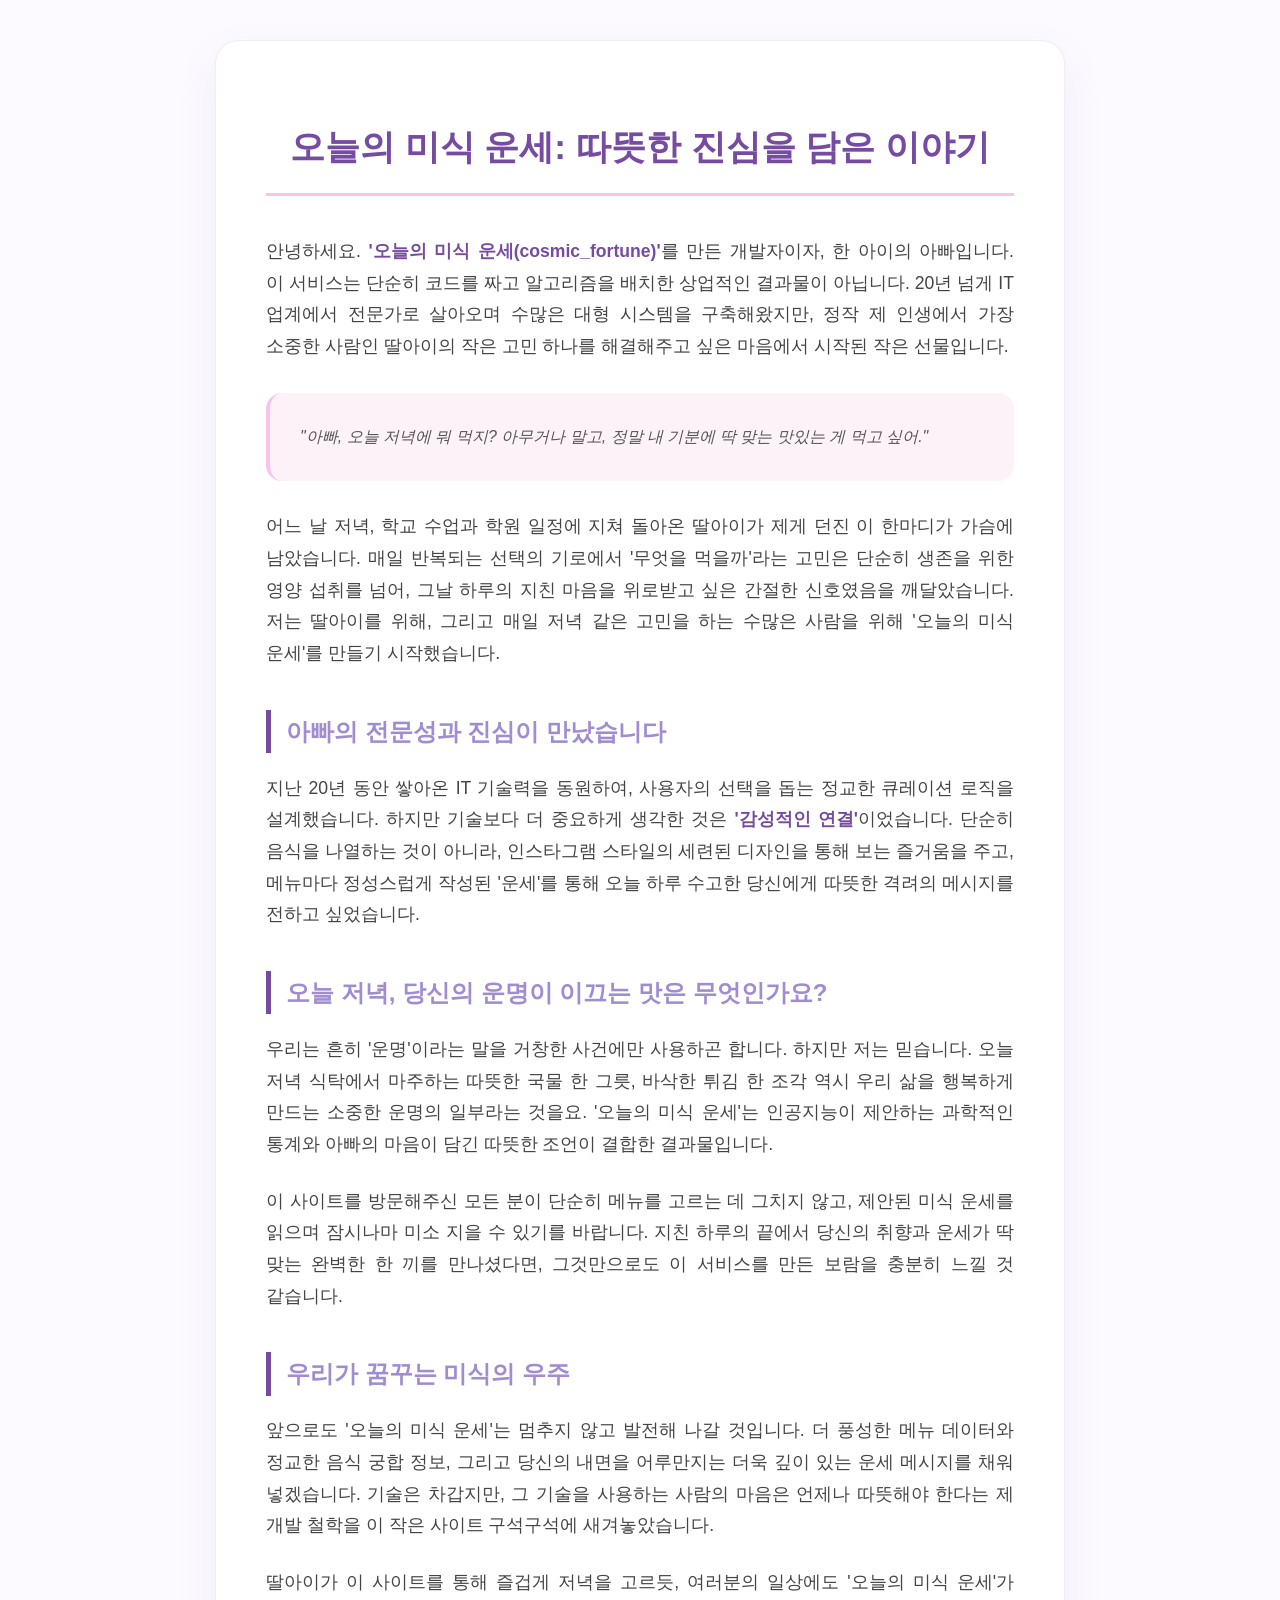
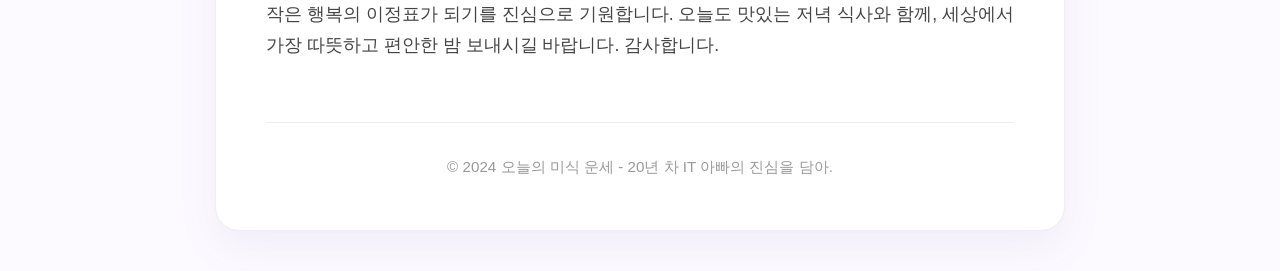
<file: about.html>
<!DOCTYPE html>
<html lang="ko">
<head>
    <!-- Google tag (gtag.js) -->
    <script async src="https://www.googletagmanager.com/gtag/js?id=G-0DTR26JE6T"></script>
    <script>
      window.dataLayer = window.dataLayer || [];
      function gtag(){dataLayer.push(arguments);}
      gtag('js', new Date());

      gtag('config', 'G-0DTR26JE6T');
    </script>
    <meta charset="UTF-8">
    <meta name="viewport" content="width=device-width, initial-scale=1.0">
    <title>서비스 소개 - 오늘의 미식 운세</title>
    <style>
        body { font-family: 'Apple SD Gothic Neo', 'Malgun Gothic', sans-serif; line-height: 1.8; padding: 40px 20px; max-width: 850px; margin: auto; color: #444; background-color: #fcfaff; }
        .content-card { background: white; padding: 50px; border-radius: 24px; box-shadow: 0 15px 40px rgba(118, 75, 162, 0.08); border: 1px solid rgba(118, 75, 162, 0.1); }
        h1 { color: #764ba2; font-size: 2.2rem; border-bottom: 3px solid #fbc2eb; padding-bottom: 15px; margin-bottom: 40px; text-align: center; }
        h2 { color: #a18cd1; margin-top: 40px; font-size: 1.5rem; border-left: 5px solid #764ba2; padding-left: 15px; }
        p { margin-bottom: 25px; font-size: 1.1rem; text-align: justify; word-break: keep-all; }
        .story-highlight { background: #fdf2f8; padding: 30px; border-radius: 16px; font-style: italic; color: #555; border-left: 4px solid #fbc2eb; margin: 30px 0; }
        .footer { margin-top: 60px; font-size: 0.95rem; color: #999; text-align: center; border-top: 1px solid #eee; padding-top: 30px; }
        strong { color: #764ba2; }
    </style>
</head>
<body>
    <div class="content-card">
        <h1>오늘의 미식 운세: 따뜻한 진심을 담은 이야기</h1>
        
        <p>안녕하세요. <strong>'오늘의 미식 운세(cosmic_fortune)'</strong>를 만든 개발자이자, 한 아이의 아빠입니다. 이 서비스는 단순히 코드를 짜고 알고리즘을 배치한 상업적인 결과물이 아닙니다. 20년 넘게 IT 업계에서 전문가로 살아오며 수많은 대형 시스템을 구축해왔지만, 정작 제 인생에서 가장 소중한 사람인 딸아이의 작은 고민 하나를 해결해주고 싶은 마음에서 시작된 작은 선물입니다.</p>

        <div class="story-highlight">
            "아빠, 오늘 저녁에 뭐 먹지? 아무거나 말고, 정말 내 기분에 딱 맞는 맛있는 게 먹고 싶어."
        </div>

        <p>어느 날 저녁, 학교 수업과 학원 일정에 지쳐 돌아온 딸아이가 제게 던진 이 한마디가 가슴에 남았습니다. 매일 반복되는 선택의 기로에서 '무엇을 먹을까'라는 고민은 단순히 생존을 위한 영양 섭취를 넘어, 그날 하루의 지친 마음을 위로받고 싶은 간절한 신호였음을 깨달았습니다. 저는 딸아이를 위해, 그리고 매일 저녁 같은 고민을 하는 수많은 사람을 위해 '오늘의 미식 운세'를 만들기 시작했습니다.</p>

        <h2>아빠의 전문성과 진심이 만났습니다</h2>
        <p>지난 20년 동안 쌓아온 IT 기술력을 동원하여, 사용자의 선택을 돕는 정교한 큐레이션 로직을 설계했습니다. 하지만 기술보다 더 중요하게 생각한 것은 <strong>'감성적인 연결'</strong>이었습니다. 단순히 음식을 나열하는 것이 아니라, 인스타그램 스타일의 세련된 디자인을 통해 보는 즐거움을 주고, 메뉴마다 정성스럽게 작성된 '운세'를 통해 오늘 하루 수고한 당신에게 따뜻한 격려의 메시지를 전하고 싶었습니다.</p>

        <h2>오늘 저녁, 당신의 운명이 이끄는 맛은 무엇인가요?</h2>
        <p>우리는 흔히 '운명'이라는 말을 거창한 사건에만 사용하곤 합니다. 하지만 저는 믿습니다. 오늘 저녁 식탁에서 마주하는 따뜻한 국물 한 그릇, 바삭한 튀김 한 조각 역시 우리 삶을 행복하게 만드는 소중한 운명의 일부라는 것을요. '오늘의 미식 운세'는 인공지능이 제안하는 과학적인 통계와 아빠의 마음이 담긴 따뜻한 조언이 결합한 결과물입니다.</p>

        <p>이 사이트를 방문해주신 모든 분이 단순히 메뉴를 고르는 데 그치지 않고, 제안된 미식 운세를 읽으며 잠시나마 미소 지을 수 있기를 바랍니다. 지친 하루의 끝에서 당신의 취향과 운세가 딱 맞는 완벽한 한 끼를 만나셨다면, 그것만으로도 이 서비스를 만든 보람을 충분히 느낄 것 같습니다.</p>

        <h2>우리가 꿈꾸는 미식의 우주</h2>
        <p>앞으로도 '오늘의 미식 운세'는 멈추지 않고 발전해 나갈 것입니다. 더 풍성한 메뉴 데이터와 정교한 음식 궁합 정보, 그리고 당신의 내면을 어루만지는 더욱 깊이 있는 운세 메시지를 채워 넣겠습니다. 기술은 차갑지만, 그 기술을 사용하는 사람의 마음은 언제나 따뜻해야 한다는 제 개발 철학을 이 작은 사이트 구석구석에 새겨놓았습니다.</p>

        <p>딸아이가 이 사이트를 통해 즐겁게 저녁을 고르듯, 여러분의 일상에도 '오늘의 미식 운세'가 작은 행복의 이정표가 되기를 진심으로 기원합니다. 오늘도 맛있는 저녁 식사와 함께, 세상에서 가장 따뜻하고 편안한 밤 보내시길 바랍니다. 감사합니다.</p>

        <div class="footer">
            &copy; 2024 오늘의 미식 운세 - 20년 차 IT 아빠의 진심을 담아.
        </div>
    </div>
</body>
</html>
</file>
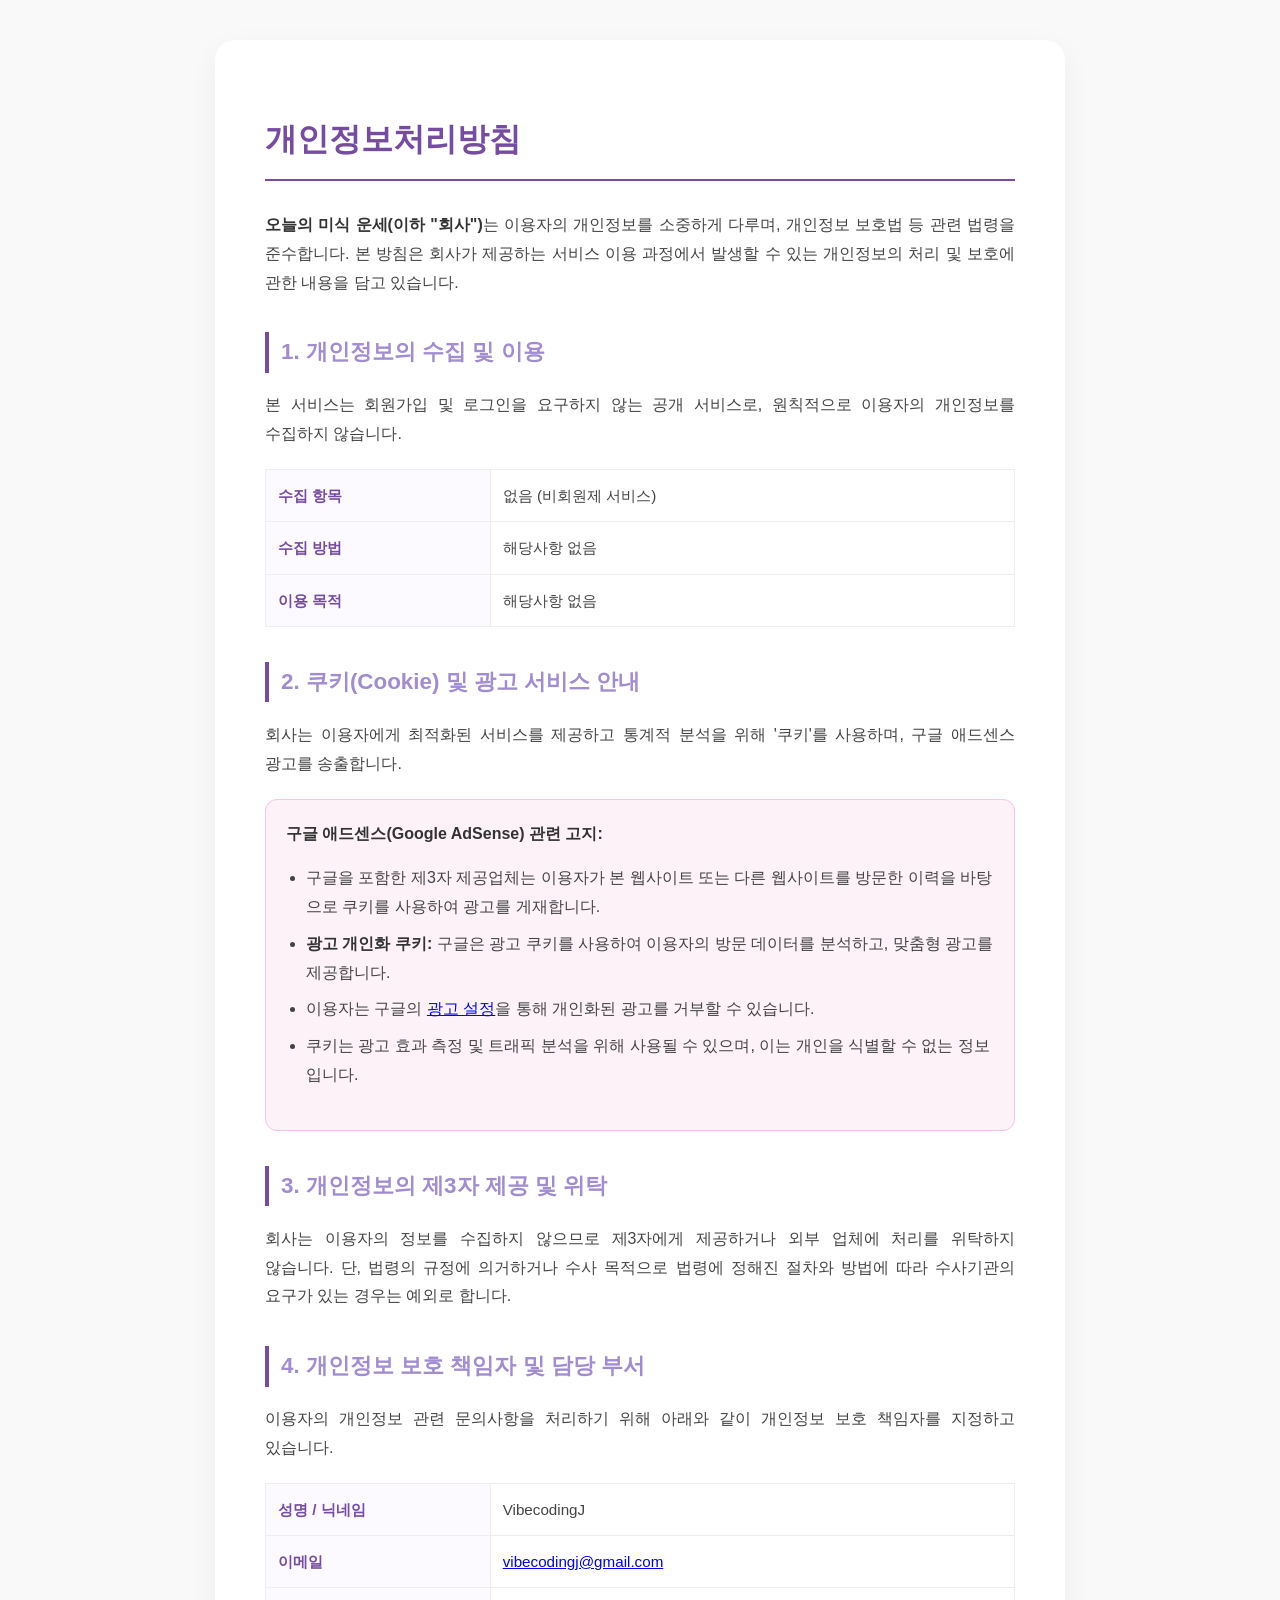
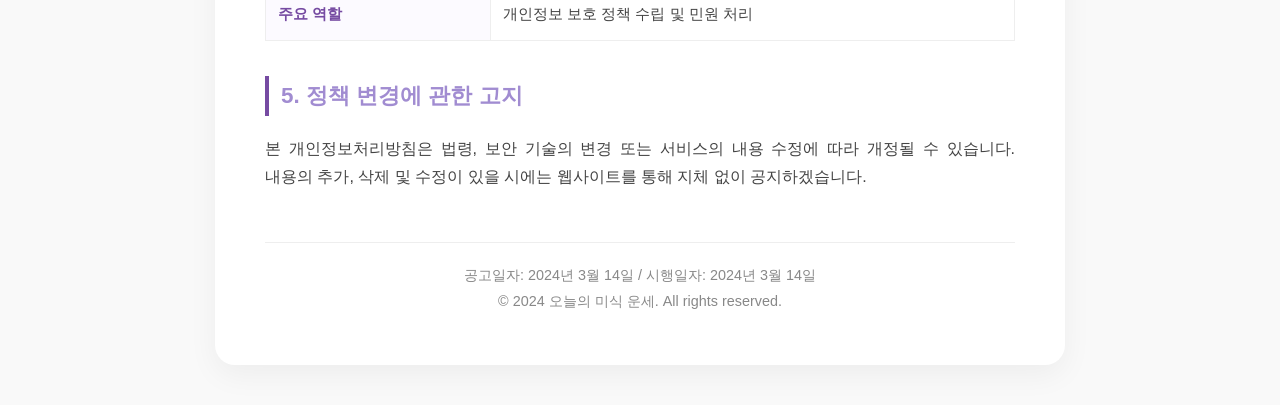
<file: privacy.html>
<!DOCTYPE html>
<html lang="ko">
<head>
    <!-- Google tag (gtag.js) -->
    <script async src="https://www.googletagmanager.com/gtag/js?id=G-0DTR26JE6T"></script>
    <script>
      window.dataLayer = window.dataLayer || [];
      function gtag(){dataLayer.push(arguments);}
      gtag('js', new Date());

      gtag('config', 'G-0DTR26JE6T');
    </script>
    <meta charset="UTF-8">
    <meta name="viewport" content="width=device-width, initial-scale=1.0">
    <title>개인정보처리방침 - 오늘의 미식 운세</title>
    <style>
        body { font-family: 'Apple SD Gothic Neo', 'Malgun Gothic', sans-serif; line-height: 1.8; padding: 40px 20px; max-width: 850px; margin: auto; color: #444; background-color: #f9f9f9; }
        .container { background: white; padding: 50px; border-radius: 20px; box-shadow: 0 10px 30px rgba(0,0,0,0.05); }
        h1 { color: #764ba2; border-bottom: 2px solid #764ba2; padding-bottom: 10px; margin-bottom: 30px; }
        h2 { color: #a18cd1; margin-top: 35px; font-size: 1.4rem; border-left: 4px solid #764ba2; padding-left: 12px; }
        p { margin-bottom: 20px; text-align: justify; word-break: keep-all; }
        ul { margin-bottom: 20px; padding-left: 20px; }
        li { margin-bottom: 8px; }
        table { width: 100%; border-collapse: collapse; margin: 20px 0; font-size: 0.95rem; }
        th, td { border: 1px solid #eee; padding: 12px; text-align: left; }
        th { background-color: #fcfaff; color: #764ba2; width: 30%; }
        .info-box { background-color: #fdf2f8; padding: 20px; border-radius: 12px; border: 1px solid #fbc2eb; margin: 20px 0; }
        .footer { margin-top: 50px; font-size: 0.9em; color: #888; text-align: center; border-top: 1px solid #eee; padding-top: 20px; }
        strong { color: #333; }
    </style>
</head>
<body>
    <div class="container">
        <h1>개인정보처리방침</h1>
        <p><strong>오늘의 미식 운세(이하 "회사")</strong>는 이용자의 개인정보를 소중하게 다루며, 개인정보 보호법 등 관련 법령을 준수합니다. 본 방침은 회사가 제공하는 서비스 이용 과정에서 발생할 수 있는 개인정보의 처리 및 보호에 관한 내용을 담고 있습니다.</p>

        <h2>1. 개인정보의 수집 및 이용</h2>
        <p>본 서비스는 회원가입 및 로그인을 요구하지 않는 공개 서비스로, 원칙적으로 이용자의 개인정보를 수집하지 않습니다.</p>
        <table>
            <tr>
                <th>수집 항목</th>
                <td>없음 (비회원제 서비스)</td>
            </tr>
            <tr>
                <th>수집 방법</th>
                <td>해당사항 없음</td>
            </tr>
            <tr>
                <th>이용 목적</th>
                <td>해당사항 없음</td>
            </tr>
        </table>

        <h2>2. 쿠키(Cookie) 및 광고 서비스 안내</h2>
        <p>회사는 이용자에게 최적화된 서비스를 제공하고 통계적 분석을 위해 '쿠키'를 사용하며, 구글 애드센스 광고를 송출합니다.</p>
        <div class="info-box">
            <strong>구글 애드센스(Google AdSense) 관련 고지:</strong>
            <ul>
                <li>구글을 포함한 제3자 제공업체는 이용자가 본 웹사이트 또는 다른 웹사이트를 방문한 이력을 바탕으로 쿠키를 사용하여 광고를 게재합니다.</li>
                <li><strong>광고 개인화 쿠키:</strong> 구글은 광고 쿠키를 사용하여 이용자의 방문 데이터를 분석하고, 맞춤형 광고를 제공합니다.</li>
                <li>이용자는 구글의 <a href="https://adssettings.google.com/" target="_blank">광고 설정</a>을 통해 개인화된 광고를 거부할 수 있습니다.</li>
                <li>쿠키는 광고 효과 측정 및 트래픽 분석을 위해 사용될 수 있으며, 이는 개인을 식별할 수 없는 정보입니다.</li>
            </ul>
        </div>

        <h2>3. 개인정보의 제3자 제공 및 위탁</h2>
        <p>회사는 이용자의 정보를 수집하지 않으므로 제3자에게 제공하거나 외부 업체에 처리를 위탁하지 않습니다. 단, 법령의 규정에 의거하거나 수사 목적으로 법령에 정해진 절차와 방법에 따라 수사기관의 요구가 있는 경우는 예외로 합니다.</p>

        <h2>4. 개인정보 보호 책임자 및 담당 부서</h2>
        <p>이용자의 개인정보 관련 문의사항을 처리하기 위해 아래와 같이 개인정보 보호 책임자를 지정하고 있습니다.</p>
        <table>
            <tr>
                <th>성명 / 닉네임</th>
                <td>VibecodingJ</td>
            </tr>
            <tr>
                <th>이메일</th>
                <td><a href="mailto:vibecodingj@gmail.com">vibecodingj@gmail.com</a></td>
            </tr>
            <tr>
                <th>주요 역할</th>
                <td>개인정보 보호 정책 수립 및 민원 처리</td>
            </tr>
        </table>

        <h2>5. 정책 변경에 관한 고지</h2>
        <p>본 개인정보처리방침은 법령, 보안 기술의 변경 또는 서비스의 내용 수정에 따라 개정될 수 있습니다. 내용의 추가, 삭제 및 수정이 있을 시에는 웹사이트를 통해 지체 없이 공지하겠습니다.</p>

        <div class="footer">
            공고일자: 2024년 3월 14일 / 시행일자: 2024년 3월 14일<br>
            &copy; 2024 오늘의 미식 운세. All rights reserved.
        </div>
    </div>
</body>
</html>
</file>
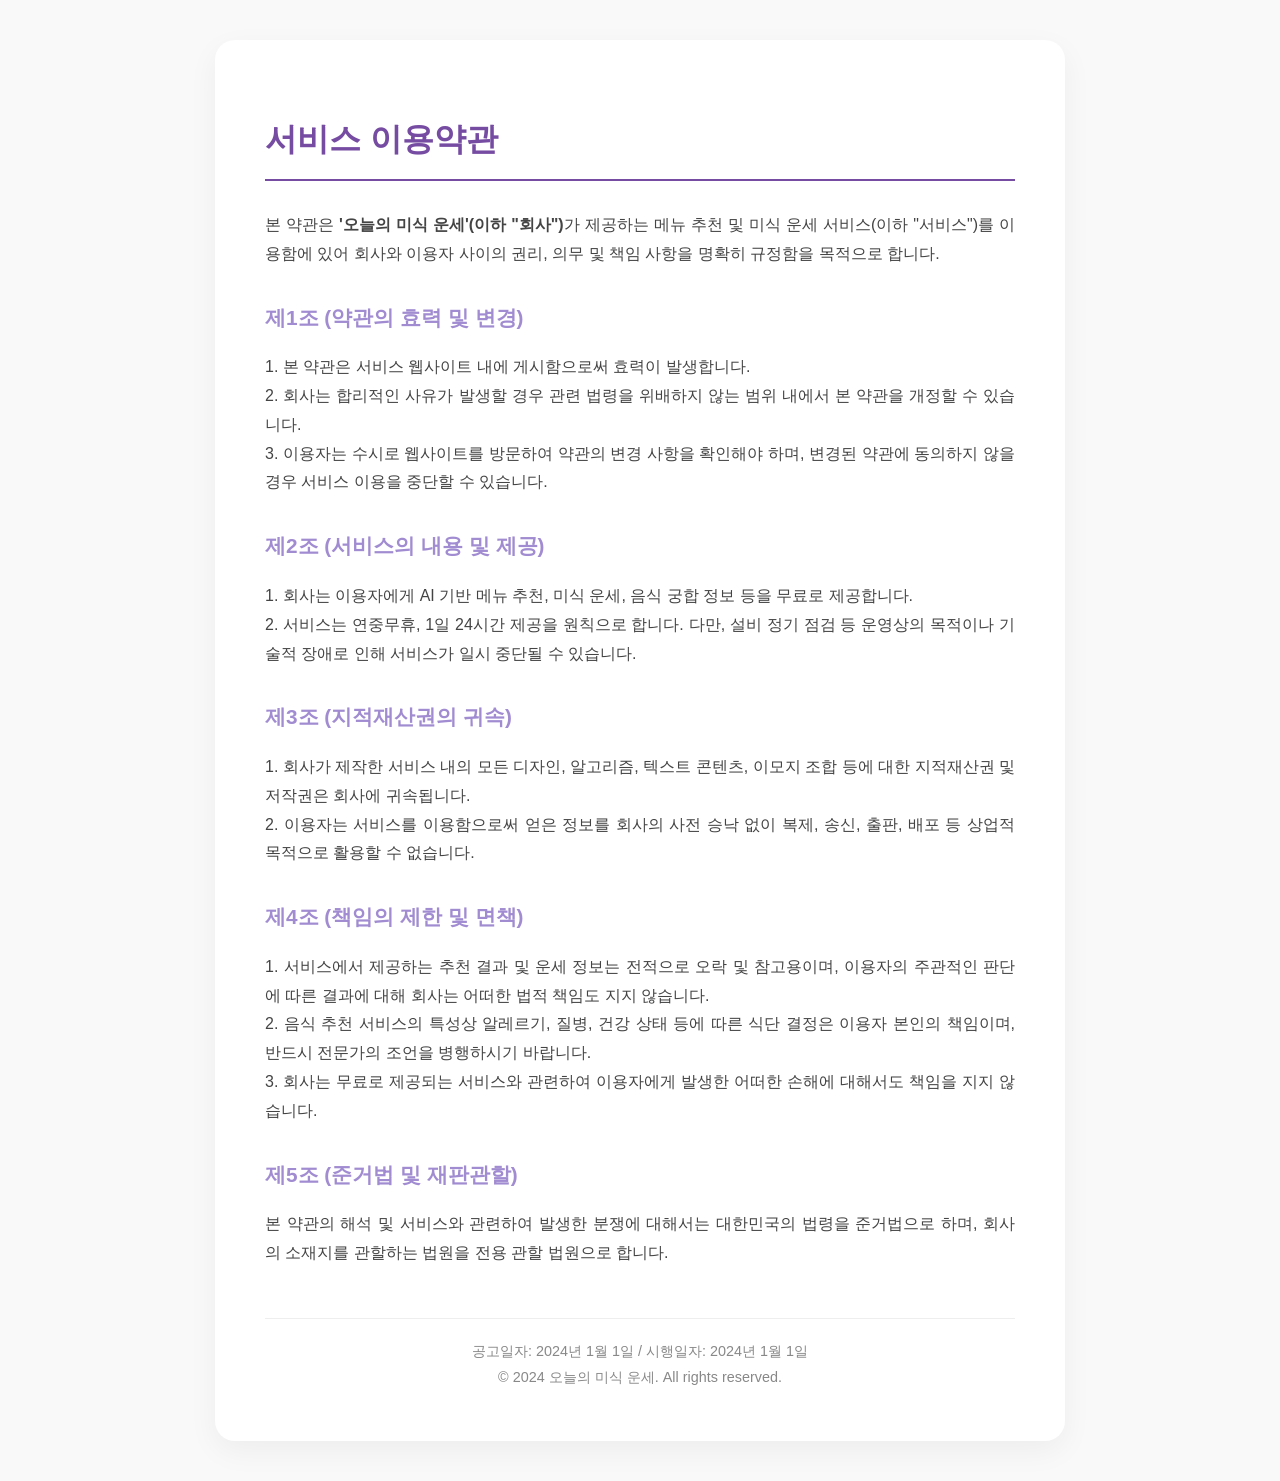
<file: terms.html>
<!DOCTYPE html>
<html lang="ko">
<head>
    <!-- Google tag (gtag.js) -->
    <script async src="https://www.googletagmanager.com/gtag/js?id=G-0DTR26JE6T"></script>
    <script>
      window.dataLayer = window.dataLayer || [];
      function gtag(){dataLayer.push(arguments);}
      gtag('js', new Date());

      gtag('config', 'G-0DTR26JE6T');
    </script>
    <meta charset="UTF-8">
    <meta name="viewport" content="width=device-width, initial-scale=1.0">
    <title>이용약관 - 오늘의 미식 운세</title>
    <style>
        body { font-family: 'Apple SD Gothic Neo', 'Malgun Gothic', sans-serif; line-height: 1.8; padding: 40px 20px; max-width: 850px; margin: auto; color: #444; background-color: #f9f9f9; }
        .container { background: white; padding: 50px; border-radius: 20px; box-shadow: 0 10px 30px rgba(0,0,0,0.05); }
        h1 { color: #764ba2; border-bottom: 2px solid #764ba2; padding-bottom: 10px; margin-bottom: 30px; }
        h2 { color: #a18cd1; margin-top: 30px; font-size: 1.3rem; }
        p { margin-bottom: 20px; text-align: justify; }
        ul { margin-bottom: 20px; padding-left: 20px; }
        li { margin-bottom: 10px; }
        .footer { margin-top: 50px; font-size: 0.9em; color: #888; text-align: center; border-top: 1px solid #eee; padding-top: 20px; }
    </style>
</head>
<body>
    <div class="container">
        <h1>서비스 이용약관</h1>
        <p>본 약관은 <strong>'오늘의 미식 운세'(이하 "회사")</strong>가 제공하는 메뉴 추천 및 미식 운세 서비스(이하 "서비스")를 이용함에 있어 회사와 이용자 사이의 권리, 의무 및 책임 사항을 명확히 규정함을 목적으로 합니다.</p>

        <h2>제1조 (약관의 효력 및 변경)</h2>
        <p>1. 본 약관은 서비스 웹사이트 내에 게시함으로써 효력이 발생합니다.<br>
        2. 회사는 합리적인 사유가 발생할 경우 관련 법령을 위배하지 않는 범위 내에서 본 약관을 개정할 수 있습니다.<br>
        3. 이용자는 수시로 웹사이트를 방문하여 약관의 변경 사항을 확인해야 하며, 변경된 약관에 동의하지 않을 경우 서비스 이용을 중단할 수 있습니다.</p>

        <h2>제2조 (서비스의 내용 및 제공)</h2>
        <p>1. 회사는 이용자에게 AI 기반 메뉴 추천, 미식 운세, 음식 궁합 정보 등을 무료로 제공합니다.<br>
        2. 서비스는 연중무휴, 1일 24시간 제공을 원칙으로 합니다. 다만, 설비 정기 점검 등 운영상의 목적이나 기술적 장애로 인해 서비스가 일시 중단될 수 있습니다.</p>

        <h2>제3조 (지적재산권의 귀속)</h2>
        <p>1. 회사가 제작한 서비스 내의 모든 디자인, 알고리즘, 텍스트 콘텐츠, 이모지 조합 등에 대한 지적재산권 및 저작권은 회사에 귀속됩니다.<br>
        2. 이용자는 서비스를 이용함으로써 얻은 정보를 회사의 사전 승낙 없이 복제, 송신, 출판, 배포 등 상업적 목적으로 활용할 수 없습니다.</p>

        <h2>제4조 (책임의 제한 및 면책)</h2>
        <p>1. 서비스에서 제공하는 추천 결과 및 운세 정보는 전적으로 오락 및 참고용이며, 이용자의 주관적인 판단에 따른 결과에 대해 회사는 어떠한 법적 책임도 지지 않습니다.<br>
        2. 음식 추천 서비스의 특성상 알레르기, 질병, 건강 상태 등에 따른 식단 결정은 이용자 본인의 책임이며, 반드시 전문가의 조언을 병행하시기 바랍니다.<br>
        3. 회사는 무료로 제공되는 서비스와 관련하여 이용자에게 발생한 어떠한 손해에 대해서도 책임을 지지 않습니다.</p>

        <h2>제5조 (준거법 및 재판관할)</h2>
        <p>본 약관의 해석 및 서비스와 관련하여 발생한 분쟁에 대해서는 대한민국의 법령을 준거법으로 하며, 회사의 소재지를 관할하는 법원을 전용 관할 법원으로 합니다.</p>

        <div class="footer">
            공고일자: 2024년 1월 1일 / 시행일자: 2024년 1월 1일<br>
            &copy; 2024 오늘의 미식 운세. All rights reserved.
        </div>
    </div>
</body>
</html>
</file>
